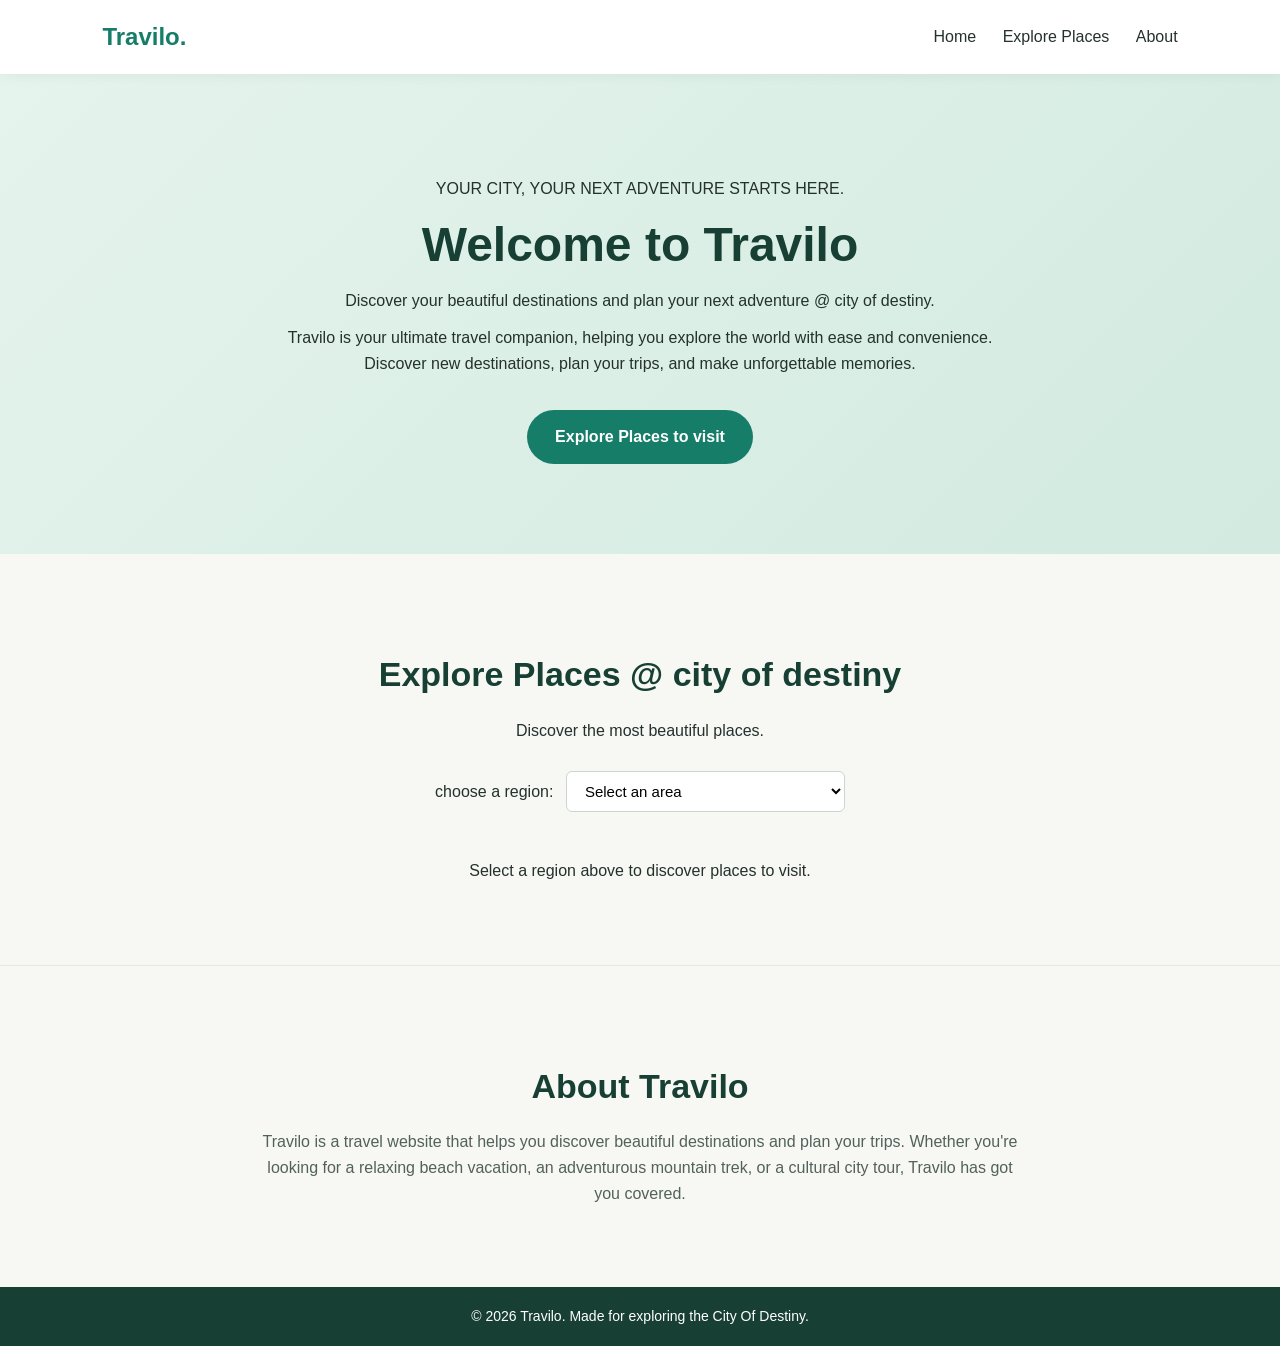
<file: WebDev-L1-LandingPage/index.html>
<!DOCTYPE html>
<html lang="en">
    <head>
        <meta charset="UTF-8">
        <meta name="viewport" content="width=device-width, initial-scale=1.0">
        <title>Travilo</title>
        <link rel="stylesheet" href="style.css">
    </head>
    <body>

        <header>
            <h2>Travilo.</h2>

            <nav>
               <a href="#Home">Home</a>
                <a href="#Explore">Explore Places</a>
                <a href="#about">About</a>
            </nav>
        </header>
        <section id="Home">
            <p> YOUR CITY, YOUR NEXT ADVENTURE STARTS HERE.</p>
            <h1>Welcome to Travilo</h1>
            <p>Discover your beautiful destinations and plan your next adventure @ city of destiny.</p>
            <p>Travilo is your ultimate travel companion, 
                helping you explore the world with ease and convenience.
                 Discover new destinations, plan your trips, and make unforgettable memories.</p>
            <a href="#Explore">Explore Places to visit</a>
       
        </section>
        <section id="Explore">
            <h2>Explore Places @ city of destiny</h2>
            <p>Discover the most beautiful places.</p>
        
            <label for="area-select">choose a region:</label>
            <select id="area-select">
                <option value="">Select an area</option>
                <option value="vizag">Vizag City - Beach Road</option>
                <option value="bheemili">Bheemili</option>
                <option value="anakapalli">Anakapalli & Surroundings</option>
                <option value="madugula">Madugula & Paderu</option>
                <option value="araku">Araku Valley</option>
                <option value="vizianagaram">Vizianagaram & Nearby Gateways</option>
            </select>
            <div id="destination-container">
                <!-- Destination items will be dynamically added here -->
                 <p>Select a region above to discover places to visit.</p>
            </div>
         </section>
            <section id="about">
                <h2>About Travilo</h2>
                <p>Travilo is a travel website that helps you discover beautiful destinations and plan your trips. 
                    Whether you're looking for a relaxing beach vacation, an adventurous mountain trek, or a cultural city tour, Travilo has got you covered.</p>
            </section>

        <footer>
            <p>&copy; 2026 Travilo. Made for exploring the City Of Destiny.</p>
        </footer>

        <script src="script.js"></script>
    </body>
</html>
</file>
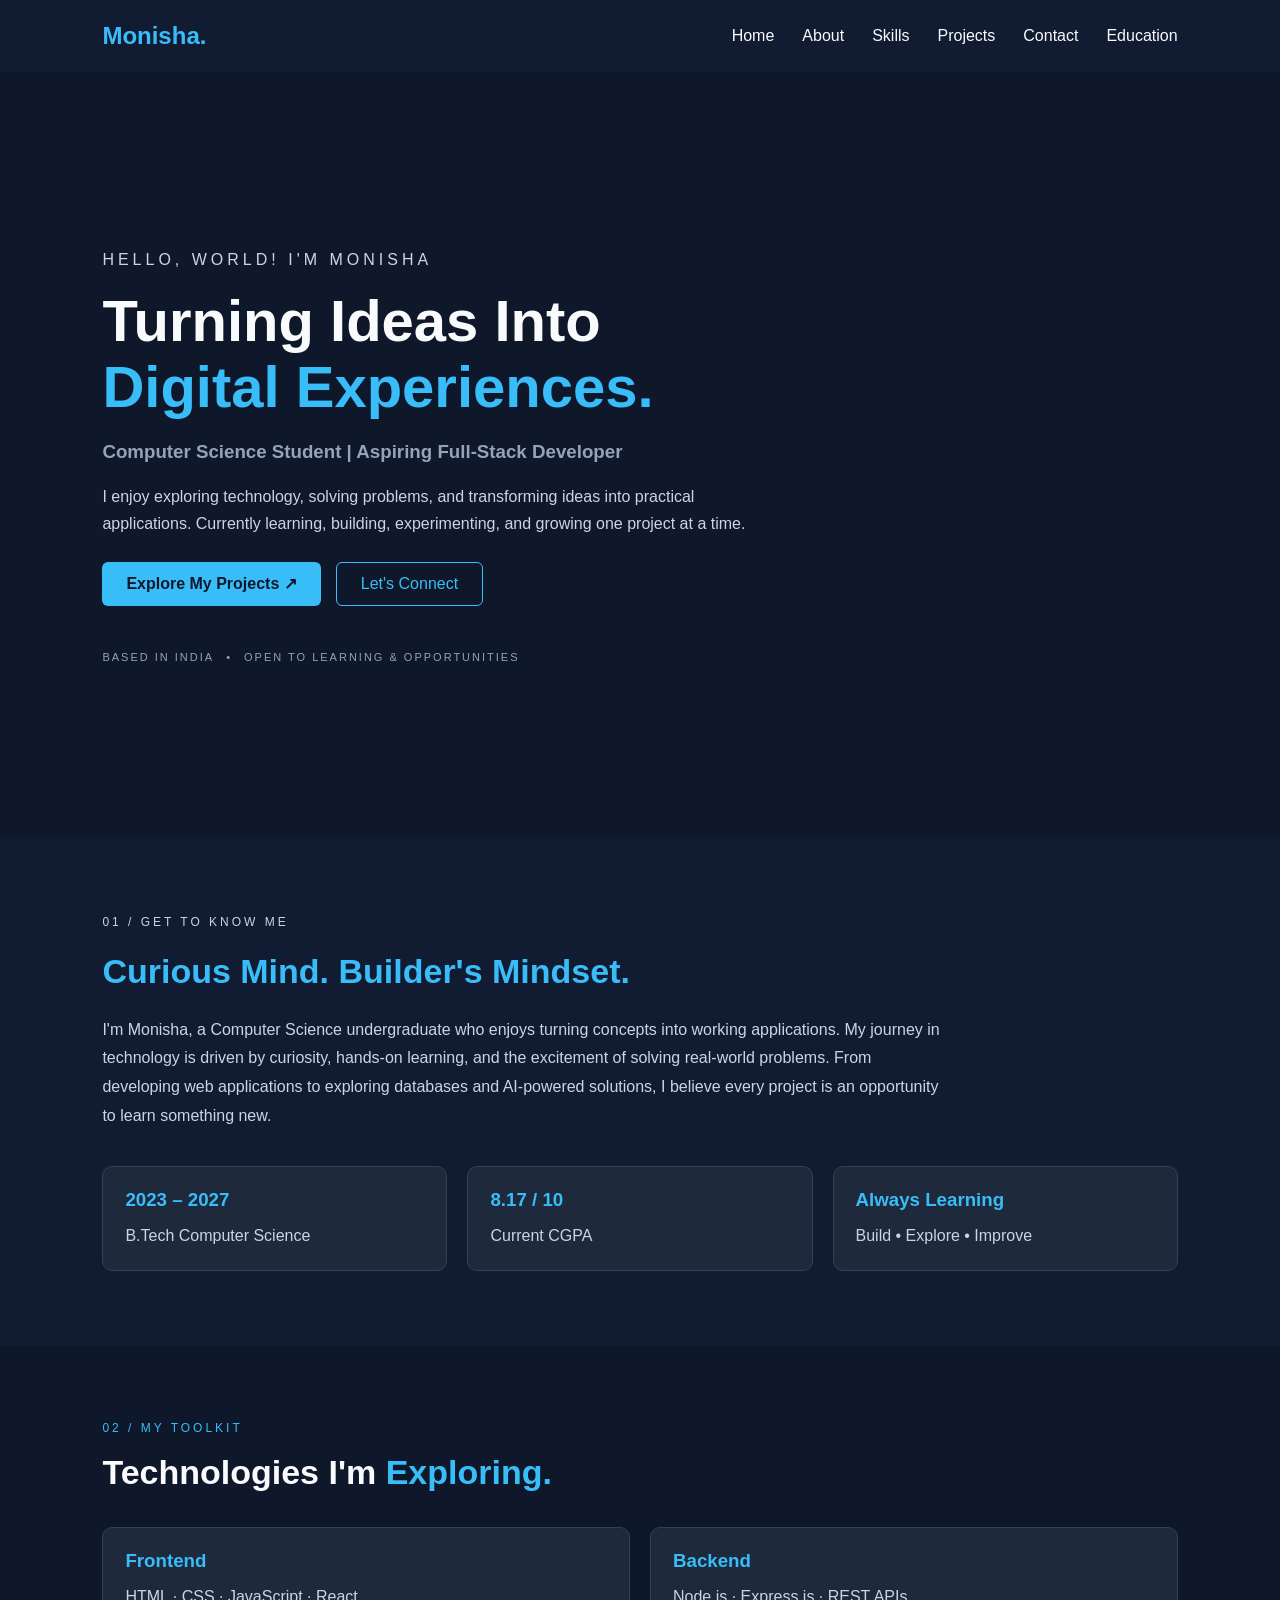
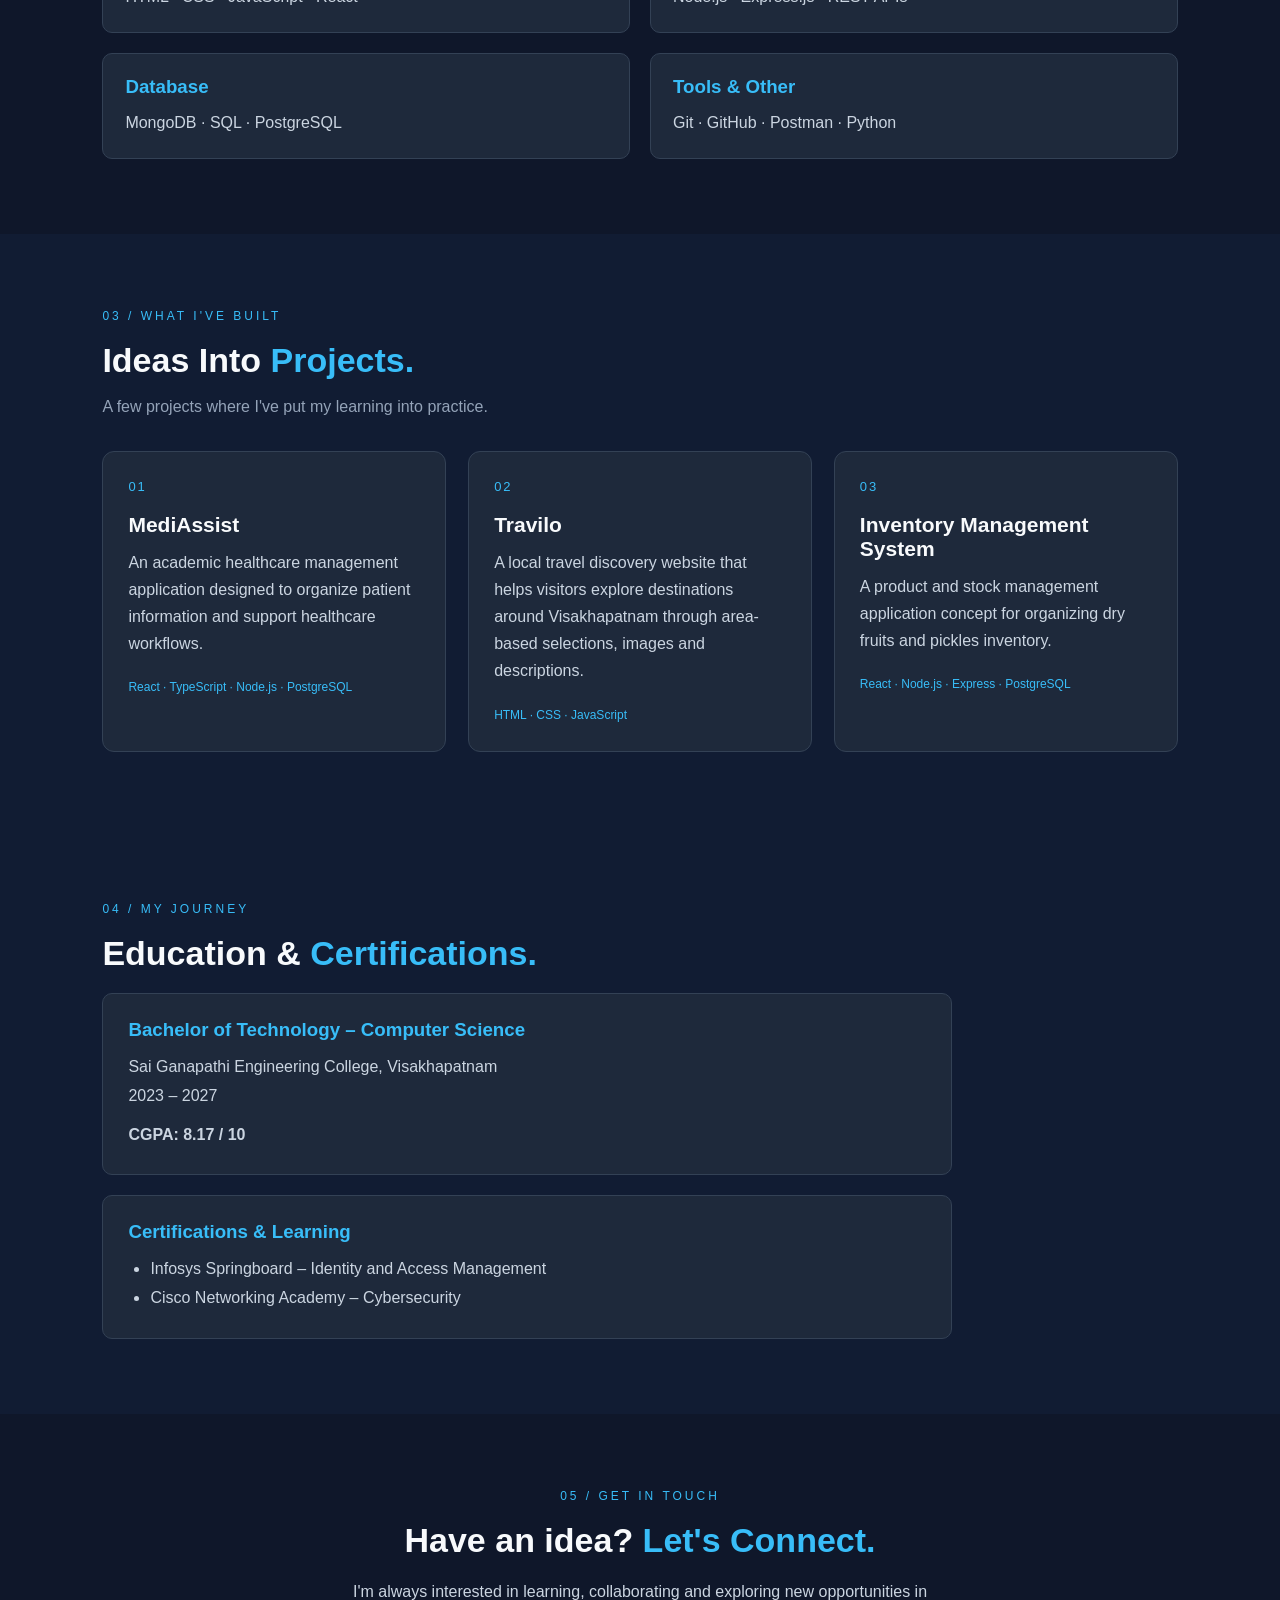
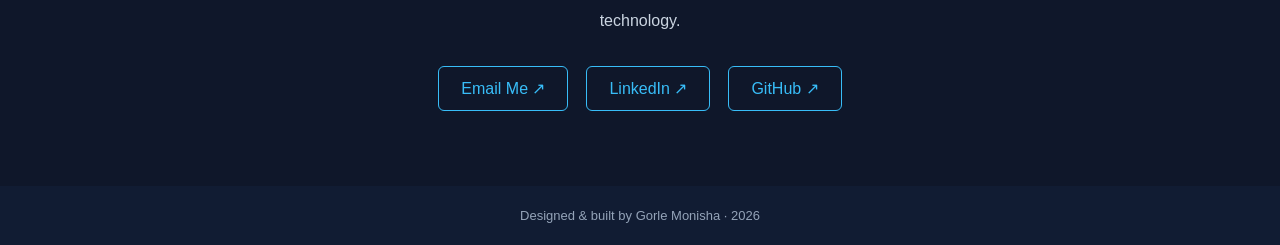
<file: WebDev-L1-PersonalPortfolio/index.html>
<!DOCTYPE html>
<html lang="en">
<head>
    <meta charset="UTF-8">
    <meta name="viewport" content="width=device-width, initial-scale=1.0">
    <title>Monisha | Personal Portfolio</title>
    <link rel="stylesheet" href="style.css">
</head>
<body>
    <header>
    <nav class="navbar">
        <h2 class="logo">Monisha.</h2>

        <ul class="nav-links">
            <li><a href="#home">Home</a></li>
            <li><a href="#about">About</a></li>
            <li><a href="#skills">Skills</a></li>
            <li><a href="#projects">Projects</a></li>
            <li><a href="#contact">Contact</a></li>
            <li><a href="#education">Education</a></li>
        </ul>
    </nav>
    </header>

<section id="home" class="hero">
    <div class="hero-content">

        <p class="intro">HELLO, WORLD! I'M MONISHA</p>

        <h1>Turning Ideas Into <span>Digital Experiences.</span></h1>

        <h3>Computer Science Student | Aspiring Full-Stack Developer</h3>

        <p>
            I enjoy exploring technology, solving problems, and
            transforming ideas into practical applications.
            Currently learning, building, experimenting, and
            growing one project at a time.
        </p>

        <div class="hero-buttons">
            <a href="#projects" class="btn">Explore My Projects ↗</a>
            <a href="#contact" class="outline-btn">Let's Connect</a>
        </div>

        <div class="hero-note">
            <span>BASED IN INDIA</span>
            <span>•</span>
            <span>OPEN TO LEARNING & OPPORTUNITIES</span>
        </div>

    </div>
</section>

<section id="about" class="about">
    <p class="section-tag">01 / GET TO KNOW ME</p>
    <h2>Curious Mind. <span>Builder's Mindset.</span></h2>

    <p class="about-text">
        I'm Monisha, a Computer Science undergraduate who enjoys
        turning concepts into working applications. My journey
        in technology is driven by curiosity, hands-on learning,
        and the excitement of solving real-world problems.

        From developing web applications to exploring databases
        and AI-powered solutions, I believe every project is
        an opportunity to learn something new.
    </p>

    <div class="about-details">
        <div>
            <h3>2023 – 2027</h3>
            <p>B.Tech Computer Science</p>
        </div>
        <div>
            <h3>8.17 / 10</h3>
            <p>Current CGPA</p>
        </div>
        <div>
            <h3>Always Learning</h3>
            <p>Build • Explore • Improve</p>
        </div>
    </div>
</section>

<section id="skills" class="skills">
    <p class="section-tag">02 / MY TOOLKIT</p>
    <h2>Technologies I'm <span>Exploring.</span></h2>

    <div class="skill-grid">
        <div class="skill-card">
            <h3>Frontend</h3>
            <p>HTML · CSS · JavaScript · React</p>
        </div>

        <div class="skill-card">
            <h3>Backend</h3>
            <p>Node.js · Express.js · REST APIs</p>
        </div>

        <div class="skill-card">
            <h3>Database</h3>
            <p>MongoDB · SQL · PostgreSQL</p>
        </div>

        <div class="skill-card">
            <h3>Tools & Other</h3>
            <p>Git · GitHub · Postman · Python</p>
        </div>
    </div>
</section>

<!-- PROJECTS SECTION -->
<section id="projects" class="projects">
    <p class="section-tag">03 / WHAT I'VE BUILT</p>
    <h2>Ideas Into <span>Projects.</span></h2>
    <p class="section-description">
        A few projects where I've put my learning into practice.
    </p>

    <div class="project-grid">

        <article class="project-card">
            <span class="project-number">01</span>
            <h3>MediAssist</h3>
            <p>
                An academic healthcare management application
                designed to organize patient information and
                support healthcare workflows.
            </p>
            <div class="project-tags">React · TypeScript · Node.js · PostgreSQL</div>
        </article>

        <article class="project-card">
            <span class="project-number">02</span>
            <h3>Travilo</h3>
            <p>
                A local travel discovery website that helps visitors
                explore destinations around Visakhapatnam through
                area-based selections, images and descriptions.
            </p>
            <div class="project-tags">HTML · CSS · JavaScript</div>
        </article>

        <article class="project-card">
            <span class="project-number">03</span>
            <h3>Inventory Management System</h3>
            <p>
                A product and stock management application
                concept for organizing dry fruits and pickles
                inventory.
            </p>
            <div class="project-tags">React · Node.js · Express · PostgreSQL</div>
        </article>

    </div>
</section>

<!-- EDUCATION SECTION -->
<section id="education" class="education">
    <p class="section-tag">04 / MY JOURNEY</p>
    <h2>Education & <span>Certifications.</span></h2>

    <div class="education-card">
        <h3>Bachelor of Technology – Computer Science</h3>
        <p>Sai Ganapathi Engineering College, Visakhapatnam</p>
        <p>2023 – 2027</p>
        <p class="highlight-text">CGPA: 8.17 / 10</p>
    </div>

    <div class="education-card">
        <h3>Certifications & Learning</h3>
        <ul>
            <li>Infosys Springboard – Identity and Access Management</li>
            <li>Cisco Networking Academy – Cybersecurity</li>
        </ul>
    </div>
</section>

<!-- CONTACT SECTION -->
<section id="contact" class="contact">
    <p class="section-tag">05 / GET IN TOUCH</p>
    <h2>Have an idea? <span>Let's Connect.</span></h2>

    <p>
        I'm always interested in learning, collaborating
        and exploring new opportunities in technology.
    </p>

    <div class="contact-links">
        <a href="mailto:monishagorle2@gmail.com">Email Me ↗</a>

        <a href="https://www.linkedin.com/in/monisha-g-672613315"
           target="_blank" rel="noopener noreferrer">LinkedIn ↗</a>

        <a href="https://github.com/monishagorle2-coder"
           target="_blank" rel="noopener noreferrer">GitHub ↗</a>
    </div>
</section>

<footer>
    <p>Designed & built by Gorle Monisha · 2026</p>
</footer>

</body>
</html>
</file>
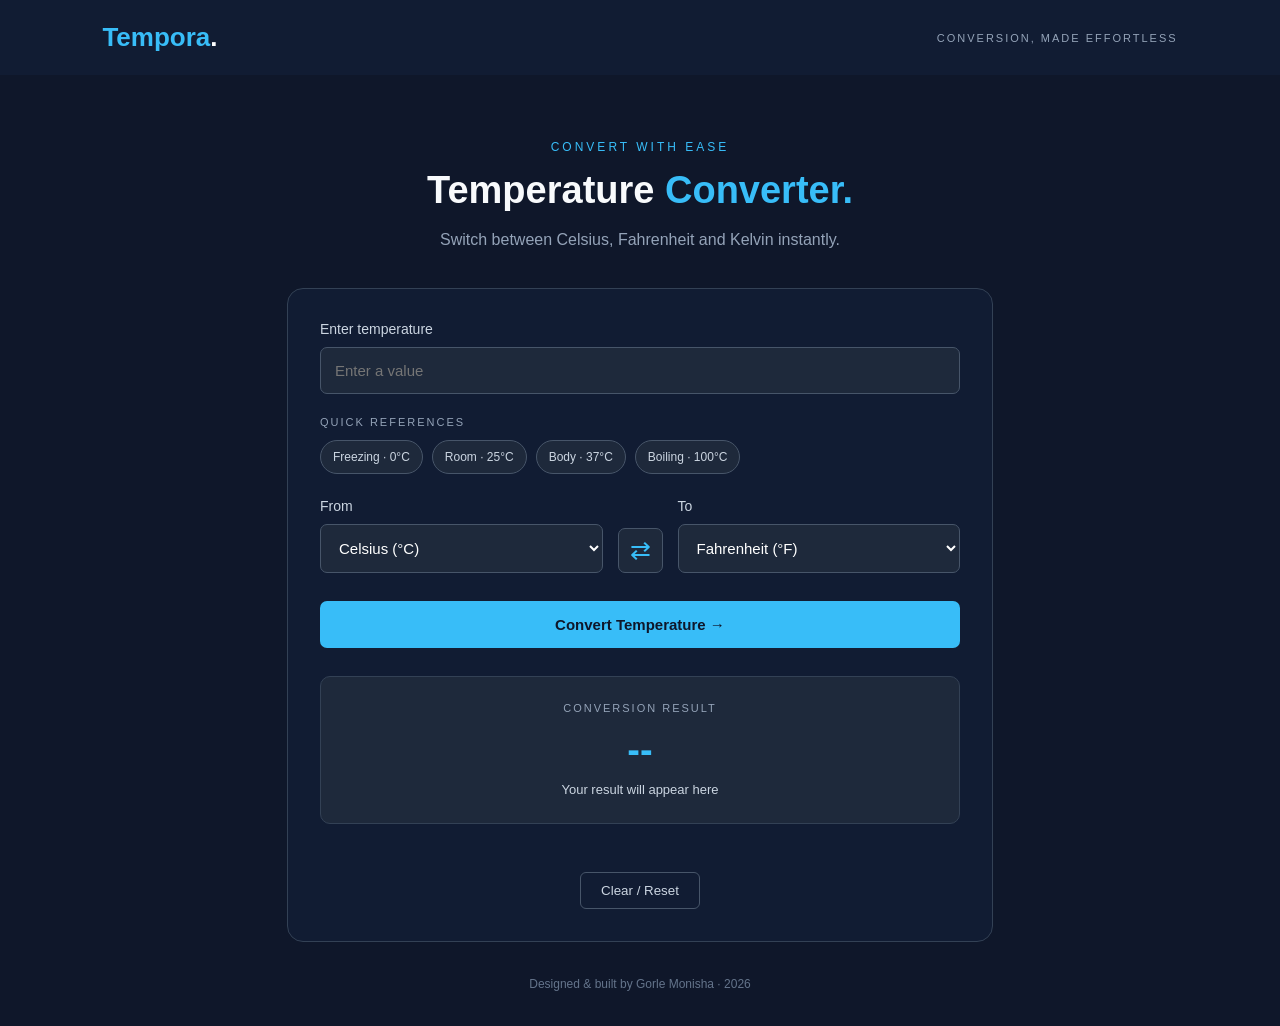
<file: WebDev-L1-TemperatureConverter/index.html>
<!DOCTYPE html>
<html lang="en">
<head>
    <meta charset="UTF-8">
    <meta name="viewport" content="width=device-width, initial-scale=1.0">
    <title>Tempora | Temperature Converter</title>
    <link rel="stylesheet" href="style.css">
</head>
<body>

    <header class="navbar">
        <h2>Tempora<span>.</span></h2>
        <p>CONVERSION, MADE EFFORTLESS</p>
    </header>

    <main class="converter-container">
        <div class="heading">
            <p class="tag">CONVERT WITH EASE</p>
            <h1>Temperature <span>Converter.</span></h1>
            <p>Switch between Celsius, Fahrenheit and Kelvin instantly.</p>
        </div>

        <section class="converter-card">

            <label for="temperature">Enter temperature</label>
            <input type="number" id="temperature"
                   placeholder="Enter a value" step="any">

                   <div class="quick-references">
    <p>QUICK REFERENCES</p>

    <div class="reference-buttons">
        <button type="button" class="quick-temp" data-value="0">
            Freezing · 0°C
        </button>

        <button type="button" class="quick-temp" data-value="25">
            Room · 25°C
        </button>

        <button type="button" class="quick-temp" data-value="37">
            Body · 37°C
        </button>

        <button type="button" class="quick-temp" data-value="100">
            Boiling · 100°C
        </button>
    </div>
</div>

            <div class="unit-selection">
                <div>
                    <label for="from-unit">From</label>
                    <select id="from-unit">
                        <option value="C">Celsius (°C)</option>
                        <option value="F">Fahrenheit (°F)</option>
                        <option value="K">Kelvin (K)</option>
                    </select>
                </div>

                <button id="swap-btn" type="button" title="Swap units">⇄</button>

                <div>
                    <label for="to-unit">To</label>
                    <select id="to-unit">
                        <option value="F">Fahrenheit (°F)</option>
                        <option value="C">Celsius (°C)</option>
                        <option value="K">Kelvin (K)</option>
                    </select>
                </div>
            </div>

            <button id="convert-btn" class="convert-btn" type="button">
                Convert Temperature →
            </button>

            <div class="result-box" aria-live="polite">
                <p>CONVERSION RESULT</p>
                <h2 id="result">--</h2>
                <span id="result-label">Your result will appear here</span>
            </div>

            <p id="error-message" role="alert"></p>

            <button id="reset-btn" class="reset-btn" type="button">
                Clear / Reset
            </button>

        </section>

        <footer>
            <p>Designed & built by Gorle Monisha · 2026</p>
        </footer>
    </main>

    <script src="script.js"></script>
</body>
</html>
</file>
<file: WebDev-L1-LandingPage/style.css>
/* Basic page setup */
*{
    box-sizing: border-box;
}
body {
    margin: 0;
    font-family: Arial, sans-serif;
    color: #24312d;
    background-color: #f7f8f4;
    line-height: 1.6;
}
/* Navigation */
header {
    display: flex;
    justify-content: space-between;
    align-items: center;
    padding: 18px 8%;
    background-color: white;
}
header h2 {
    margin: 0;
    color: #167d68;
}
nav a {
    text-decoration: none;
    color: #24312d;
    margin-left: 22px;
}
/* Main Section */
section {
    padding: 65px 8%;
    text-align: center;
}
#Home h1 {
    font-size: 42px;
    margin-bottom: 10px;
}
#Home {
    background-color:#dcefe8;
    min-height: 360px;
}
#Explore,
#about {
    background-color: #f7f8f4;
}
/* Navigation link hover */
nav a {
    transition: color 0.3s ease;
}
nav a:hover {
    color: #167d68;
}
/* Hero explore button */
#Home > a {
    display: inline-block;
    margin-top: 12px;
    padding: 12px 24px;
    background-color: #167d68;
    color: white;
    text-decoration: none;
    border-radius: 6px;
    transition: background-color 0.3s ease;
}
#Home > a:hover {
    background-color: #105c4d;
}
/* Area dropdown */
#area-select {
    padding: 10px 14px;
    margin-left: 8px;
    border: 1px solid #cbd5d1;
    border-radius: 6px;
    background-color: white; 
    font-size: 15px;
    cursor: pointer;
}
/* Selected destination 
#destination-container {
    max-width: 600px;
    margin: 28px auto 0;
    padding: 24px;
    background-color: white;
    border-radius: 12px;
    box-shadow: 0 4px 16px rgba(0, 0, 0, 0.06);
}*/
#destination-container {
    display: grid;
    grid-template-columns: repeat(auto-fit, minmax(260px, 1fr));
    gap: 24px;
    margin: 30px auto 0;
    max-width: 600px;
    padding: 0;
}
#destination-container h3 {
    color: #167d68;
    margin-top: 0;
}
body {
    outline: 5px solid red;
}

/* Destination card */
.destination-card {
    overflow: hidden;
    background-color: white;
    border-radius: 14px;
    box-shadow: 0 4px 16px rgba(0, 0, 0, 0.08);
    text-align: left;
    transition: transform 0.3s ease, box-shadow 0.3s ease;
}

.destination-card:hover {
    transform: translateY(-5px);
    box-shadow: 0 10px 25px rgba(0, 0, 0, 0.12);
}

.destination-image {
    display: block;
    width: 100%;
    height: 240px;
    object-fit: cover;
    border-radius: 8px 8px 0 0;
}

.destination-info {
    padding: 20px 24px;
}

.destination-info h3 {
    margin: 0 0 8px;
    color: #167d68;
    font-size: 23px;
}

.destination-info p {
    margin: 0;
    color: #52615b;
    line-height: 1.7;
}
/* Tablet and mobile responsiveness */
@media (max-width: 768px) {
    header {
        padding: 16px 5%;
        flex-wrap: wrap;
        gap: 12px;
    }
    nav {
        display: flex;
        flex-wrap: wrap;
        gap: 12px;
    }
    nav a {
        margin-left: 0;
    }
    section {
        padding: 48px 5%;
    }
    #Home h1 {
        font-size: 34px;
    }
    #Home {
        min-height: auto;
    }
    #destination-container{
        width: 100%;
        padding: 16px;
    }
    .destination-card {
       width: 100%;
    }
    .destination-image {
        height: 220px;
    }
}
/* Small mobile screens */
@media (max-width: 480px) {
    header {
        flex-direction: column;
        align-items: flex-start;
    }
    nav {
        width: 100%;
        justify-content: space-between;
        gap: 8px;
    }
   nav a {
        font-size: 14px;
    }
    #Home h1 {
        font-size: 29px;
    }
    #Home p {
        overflow-wrap: anywhere;
    }
    #area-select {
        display: block;
        width: 100%;
        margin: 10px 0 0;
    }
    .destination-info{
        padding: 16px;
    }
    .destination-info h3{
        font-size: 20px;
    }
    .destination-image {
        height: 190px;
    }
}

/* Final visual polish */

html {
    scroll-behavior: smooth;
}

header {
    position: sticky;
    top: 0;
    z-index: 100;
    box-shadow: 0 2px 12px rgba(0, 0, 0, 0.05);
}

#Home {
    padding-top: 90px;
    padding-bottom: 90px;
    background: linear-gradient(135deg, #e5f4ed, #d2eae0);
}

#Home h1 {
    font-size: clamp(32px, 5vw, 48px);
    line-height: 1.2;
    color: #173f34;
    margin: 14px 0;
}

#Home p {
    max-width: 720px;
    margin: 12px auto;
}

#Home > a {
    margin-top: 22px;
    padding: 14px 28px;
    border-radius: 30px;
    font-weight: bold;
}

#Explore h2,
#about h2 {
    color: #173f34;
    font-size: clamp(26px, 4vw, 34px);
    margin-bottom: 10px;
}

#area-select {
    max-width: 100%;
    margin-top: 12px;
}

#about {
    border-top: 1px solid #e2e9e4;
}

#about p {
    max-width: 760px;
    margin: 16px auto;
    color: #52615b;
}

footer {
    padding: 18px 5%;
    text-align: center;
    background: #173f34;
    color: white;
}

footer p {
    margin: 0;
    font-size: 14px;
}
</file>
<file: WebDev-L1-PersonalPortfolio/style.css>
* {
    margin: 0;
    padding: 0;
    box-sizing: border-box;
}

html {
    scroll-behavior: smooth;
}

body {
    font-family: Arial, sans-serif;
    background-color: #0f172a;
    color: #f8fafc;
}

.navbar {
    display: flex;
    justify-content: space-between;
    align-items: center;
    padding: 22px 8%;
    background-color: #111c33;
}

.logo {
    color: #38bdf8;
}

.nav-links {
    display: flex;
    gap: 28px;
    list-style: none;
}

.nav-links a {
    color: #f8fafc;
    text-decoration: none;
}

.nav-links a:hover {
    color: #38bdf8;
}

.hero {
    min-height: 85vh;
    display: flex;
    align-items: center;
    padding: 60px 8%;
}

.hero-content {
    max-width: 650px;
}

.intro {
    color: #38bdf8;
    letter-spacing: 4px;
    margin-bottom: 15px;
}

.hero h1 {
    font-size: 58px;
    margin-bottom: 12px;
}

.hero h3 {
    color: #94a3b8;
    margin-bottom: 20px;
}

.hero-content p {
    line-height: 1.7;
    color: #cbd5e1;
}

.btn {
    display: inline-block;
    margin-top: 25px;
    padding: 12px 24px;
    background-color: #38bdf8;
    color: #0f172a;
    text-decoration: none;
    border-radius: 6px;
    font-weight: bold;
}

.about {
    padding: 70px 8%;
    background-color: #111c33;
}

.about h2 {
    color: #38bdf8;
    font-size: 32px;
    margin-bottom: 20px;
}

.about p {
    max-width: 850px;
    line-height: 1.8;
    color: #cbd5e1;
}

.hero h1 {
    font-size: 58px;
    line-height: 1.15;
    max-width: 750px;
    margin-bottom: 20px;
}

.hero h1 span {
    color: #38bdf8;
}

.hero-buttons {
    display: flex;
    gap: 15px;
    flex-wrap: wrap;
}

.outline-btn {
    display: inline-block;
    margin-top: 25px;
    padding: 12px 24px;
    border: 1px solid #38bdf8;
    color: #38bdf8;
    text-decoration: none;
    border-radius: 6px;
}

.hero-note {
    display: flex;
    gap: 12px;
    margin-top: 45px;
    color: #94a3b8;
    font-size: 11px;
    letter-spacing: 2px;
}

.section-tag {
    color: #38bdf8;
    font-size: 12px;
    letter-spacing: 3px;
    margin-bottom: 18px;
}

.about, .skills {
    padding: 75px 8%;
    background-color: #111c33;
}

.skills {
    background-color: #0f172a;
}

.about h2, .skills h2 {
    font-size: 34px;
    margin-bottom: 25px;
}

.about h2 span, .skills h2 span {
    color: #38bdf8;
}

.about-text {
    max-width: 850px;
    line-height: 1.9;
    color: #cbd5e1;
}

.about-details, .skill-grid {
    display: grid;
    grid-template-columns: repeat(3, 1fr);
    gap: 20px;
    margin-top: 35px;
}

.about-details div, .skill-card {
    padding: 22px;
    background-color: #1e293b;
    border: 1px solid #334155;
    border-radius: 10px;
}

.about-details h3, .skill-card h3 {
    color: #38bdf8;
    margin-bottom: 12px;
}

.about-details p, .skill-card p {
    color: #cbd5e1;
    line-height: 1.6;
}

.skill-grid {
    grid-template-columns: repeat(2, 1fr);
}

/* PROJECTS */
.projects, .education, .contact {
    padding: 75px 8%;
}

.projects {
    background-color: #111c33;
}

.projects h2, .education h2, .contact h2 {
    font-size: 34px;
    margin-bottom: 18px;
}

.projects h2 span, .education h2 span,
.contact h2 span {
    color: #38bdf8;
}

.section-description {
    color: #94a3b8;
    margin-bottom: 30px;
}

.project-grid {
    display: grid;
    grid-template-columns: repeat(3, 1fr);
    gap: 22px;
    margin-top: 35px;
}

.project-card {
    background-color: #1e293b;
    border: 1px solid #334155;
    border-radius: 12px;
    padding: 25px;
    transition: transform 0.3s, border-color 0.3s;
}

.project-card:hover {
    transform: translateY(-6px);
    border-color: #38bdf8;
}

.project-number {
    color: #38bdf8;
    font-size: 13px;
    letter-spacing: 2px;
}

.project-card h3 {
    margin: 18px 0 12px;
    font-size: 21px;
}

.project-card p {
    color: #cbd5e1;
    line-height: 1.7;
    margin-bottom: 20px;
}

.project-tags {
    color: #38bdf8;
    font-size: 12px;
    line-height: 1.8;
}

/* EDUCATION */
.education {
    background-color: #111c33;
}

.education-card {
    background-color: #1e293b;
    border: 1px solid #334155;
    border-radius: 10px;
    padding: 25px;
    margin-top: 20px;
    max-width: 850px;
}

.education-card h3 {
    color: #38bdf8;
    margin-bottom: 12px;
}

.education-card p, .education-card li {
    color: #cbd5e1;
    line-height: 1.8;
}

.education-card ul {
    padding-left: 22px;
}

.highlight-text {
    margin-top: 10px;
    font-weight: bold;
}

/* CONTACT */
.contact {
    text-align: center;
}

.contact > p:not(.section-tag) {
    color: #cbd5e1;
    line-height: 1.8;
    max-width: 600px;
    margin: 0 auto;
}

.contact-links {
    display: flex;
    justify-content: center;
    flex-wrap: wrap;
    gap: 18px;
    margin-top: 30px;
}

.contact-links a {
    color: #38bdf8;
    text-decoration: none;
    border: 1px solid #38bdf8;
    border-radius: 6px;
    padding: 12px 22px;
    transition: 0.3s;
}

.contact-links a:hover {
    background-color: #38bdf8;
    color: #0f172a;
}

/* FOOTER */
footer {
    text-align: center;
    padding: 22px;
    background-color: #111c33;
    color: #94a3b8;
    font-size: 13px;
}

/* RESPONSIVE DESIGN */
@media (max-width: 768px) {
    .navbar {
        flex-direction: column;
        gap: 18px;
    }

    .nav-links {
        justify-content: center;
        flex-wrap: wrap;
        gap: 15px;
    }

    .hero h1 {
        font-size: 40px;
    }

    .about-details,
    .skill-grid,
    .project-grid {
        grid-template-columns: 1fr;
    }

    .hero-note {
        flex-wrap: wrap;
        line-height: 1.8;
    }

    .projects h2,
    .education h2,
    .contact h2,
    .about h2,
    .skills h2 {
        font-size: 28px;
    }
}
</file>
<file: WebDev-L1-TemperatureConverter/style.css>
* {
    margin: 0;
    padding: 0;
    box-sizing: border-box;
}

body {
    font-family: Arial, sans-serif;
    background: #0f172a;
    color: #f8fafc;
    min-height: 100vh;
}

.navbar {
    display: flex;
    justify-content: space-between;
    align-items: center;
    padding: 22px 8%;
    background: #111c33;
}

.navbar h2 {
    color: #38bdf8;
    font-size: 26px;
}

.navbar h2 span {
    color: white;
}

.navbar p {
    color: #94a3b8;
    font-size: 11px;
    letter-spacing: 2px;
}

.converter-container {
    max-width: 750px;
    margin: auto;
    padding: 65px 22px 25px;
}

.heading {
    text-align: center;
    margin-bottom: 35px;
}

.tag {
    color: #38bdf8;
    font-size: 12px;
    letter-spacing: 3px;
    margin-bottom: 15px;
}

.heading h1 {
    font-size: 38px;
    margin-bottom: 15px;
}

.heading h1 span {
    color: #38bdf8;
}

.heading > p:last-child {
    color: #94a3b8;
    line-height: 1.6;
}

.converter-card {
    background: #111c33;
    border: 1px solid #334155;
    border-radius: 16px;
    padding: 32px;
}

.converter-card label {
    display: block;
    color: #cbd5e1;
    font-size: 14px;
    margin-bottom: 10px;
}

input, select {
    width: 100%;
    padding: 14px;
    background: #1e293b;
    color: white;
    border: 1px solid #475569;
    border-radius: 7px;
    outline: none;
    font-size: 15px;
}

input:focus, select:focus {
    border-color: #38bdf8;
}

.unit-selection {
    display: grid;
    grid-template-columns: 1fr 45px 1fr;
    align-items: end;
    gap: 15px;
    margin-top: 24px;
}

#swap-btn {
    height: 45px;
    background: #1e293b;
    color: #38bdf8;
    border: 1px solid #475569;
    border-radius: 7px;
    font-size: 25px;
    cursor: pointer;
}

#swap-btn:hover {
    background: #334155;
}

.convert-btn {
    width: 100%;
    margin-top: 28px;
    padding: 15px;
    background: #38bdf8;
    color: #0f172a;
    border: none;
    border-radius: 7px;
    font-size: 15px;
    font-weight: bold;
    cursor: pointer;
    transition: 0.3s;
}

.convert-btn:hover {
    background: #0ea5e9;
    transform: translateY(-2px);
}

.result-box {
    margin-top: 28px;
    padding: 25px;
    background: #1e293b;
    border: 1px solid #334155;
    border-radius: 10px;
    text-align: center;
}

.result-box p {
    color: #94a3b8;
    font-size: 11px;
    letter-spacing: 2px;
}

.result-box h2 {
    color: #38bdf8;
    font-size: 38px;
    margin: 15px 0 8px;
    overflow-wrap: anywhere;
}

.result-box span {
    color: #cbd5e1;
    font-size: 13px;
}

#error-message {
    color: #f87171;
    text-align: center;
    margin-top: 15px;
    font-size: 14px;
    min-height: 18px;
}

.reset-btn {
    display: block;
    margin: 15px auto 0;
    padding: 10px 20px;
    color: #cbd5e1;
    background: transparent;
    border: 1px solid #475569;
    border-radius: 6px;
    cursor: pointer;
}

.reset-btn:hover {
    border-color: #38bdf8;
    color: #38bdf8;
}

footer {
    text-align: center;
    color: #64748b;
    font-size: 12px;
    padding: 35px 0 10px;
}

@media (max-width: 550px) {
    .navbar {
        padding: 18px 6%;
        gap: 12px;
    }

    .navbar p {
        font-size: 9px;
        text-align: right;
    }

    .converter-container {
        padding-top: 45px;
    }

    .heading h1 {
        font-size: 30px;
    }

    .converter-card {
        padding: 22px 16px;
    }

    .unit-selection {
        grid-template-columns: 1fr;
        gap: 15px;
    }

    #swap-btn {
        width: 45px;
        justify-self: center;
        transform: rotate(90deg);
    }
}
/* QUICK TEMPERATURE REFERENCES */
.quick-references {
    margin-top: 22px;
}

.quick-references > p {
    color: #94a3b8;
    font-size: 11px;
    letter-spacing: 2px;
    margin-bottom: 12px;
}

.reference-buttons {
    display: flex;
    flex-wrap: wrap;
    gap: 9px;
}

.quick-temp {
    padding: 9px 12px;
    background: #1e293b;
    color: #cbd5e1;
    border: 1px solid #475569;
    border-radius: 20px;
    font-size: 12px;
    cursor: pointer;
    transition: 0.3s;
}

.quick-temp:hover {
    border-color: #38bdf8;
    color: #38bdf8;
}
</file>
